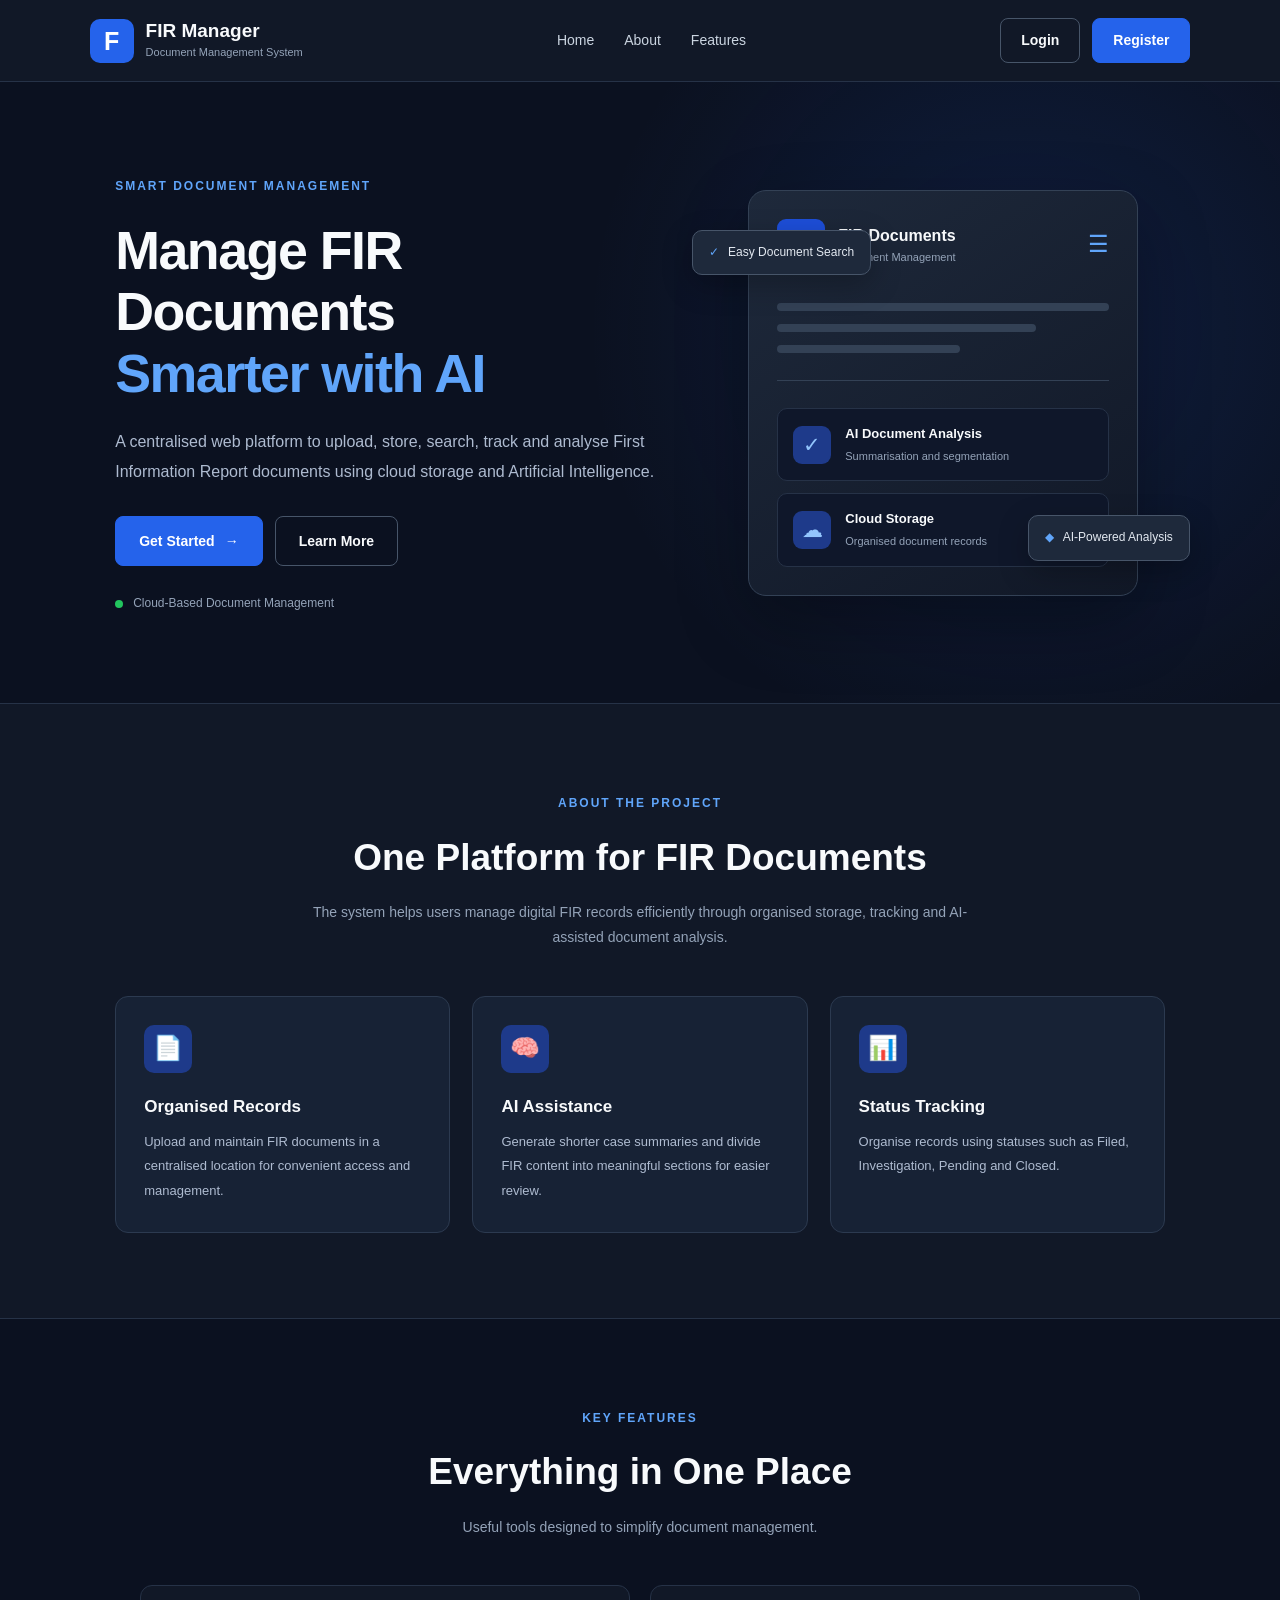
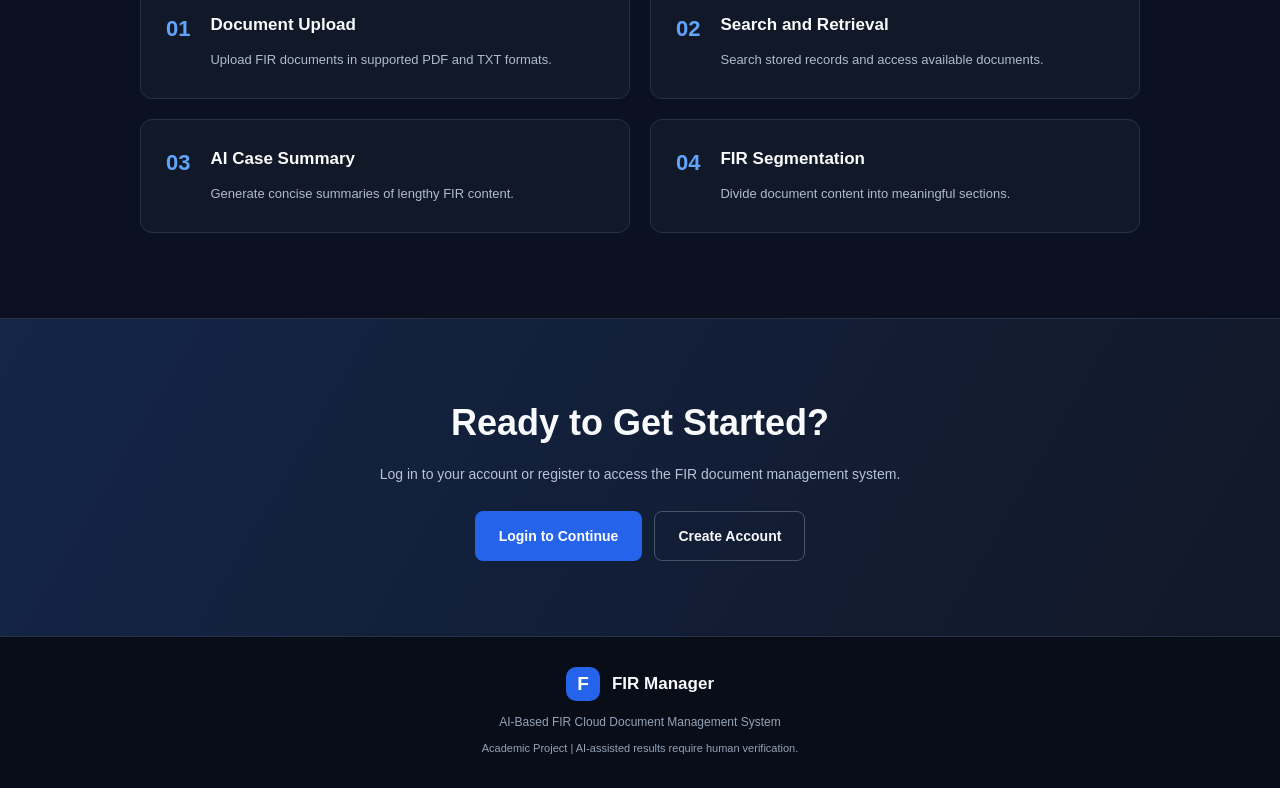
<file: intro.html>
<!DOCTYPE html>
<html lang="en">
<head>
    <meta charset="UTF-8">
    <meta name="viewport" content="width=device-width, initial-scale=1.0">
    <title>FIR Manager | Introduction</title>
    <link rel="stylesheet" href="intro.css">
</head>
<body>

    <header class="header">
        <div class="logo-area">
            <div class="logo-icon">F</div>
            <div class="logo-text">
                <h2>FIR Manager</h2>
                <p>Document Management System</p>
            </div>
        </div>

        <nav class="navbar">
            <a href="#home">Home</a>
            <a href="#about">About</a>
            <a href="#features">Features</a>
        </nav>

        <div class="header-buttons">
            <a href="login.html" class="login-btn">Login</a>
            <a href="register.html" class="register-btn">Register</a>
        </div>
    </header>

    <main>
        <section class="hero" id="home">
            <div class="hero-content">
                <span class="tagline">SMART DOCUMENT MANAGEMENT</span>

                <h1>
                    Manage FIR Documents
                    <span>Smarter with AI</span>
                </h1>

                <p class="hero-description">
                    A centralised web platform to upload, store, search,
                    track and analyse First Information Report documents
                    using cloud storage and Artificial Intelligence.
                </p>

                <div class="hero-buttons">
                    <a href="login.html" class="primary-btn">
                        Get Started
                        <span>&rarr;</span>
                    </a>

                    <a href="#about" class="secondary-btn">
                        Learn More
                    </a>
                </div>

                <div class="hero-note">
                    <span class="status-dot"></span>
                    Cloud-Based Document Management
                </div>
            </div>

            <div class="hero-visual">
                <div class="document-card">
                    <div class="document-top">
                        <div class="document-icon">FIR</div>
                        <div>
                            <h3>FIR Documents</h3>
                            <p>Document Management</p>
                        </div>
                        <span class="file-symbol">&#9776;</span>
                    </div>

                    <div class="document-line long"></div>
                    <div class="document-line medium"></div>
                    <div class="document-line short"></div>

                    <div class="document-divider"></div>

                    <div class="analysis-box">
                        <div class="analysis-icon">&#10003;</div>
                        <div>
                            <h4>AI Document Analysis</h4>
                            <p>Summarisation and segmentation</p>
                        </div>
                    </div>

                    <div class="storage-box">
                        <span class="storage-icon">&#9729;</span>
                        <div>
                            <h4>Cloud Storage</h4>
                            <p>Organised document records</p>
                        </div>
                    </div>
                </div>

                <div class="floating-badge badge-one">
                    <span>&#10003;</span> Easy Document Search
                </div>

                <div class="floating-badge badge-two">
                    <span>&#9670;</span> AI-Powered Analysis
                </div>
            </div>
        </section>

        <section class="about-section" id="about">
            <div class="section-heading">
                <span class="section-label">ABOUT THE PROJECT</span>
                <h2>One Platform for FIR Documents</h2>
                <p>
                    The system helps users manage digital FIR records
                    efficiently through organised storage, tracking
                    and AI-assisted document analysis.
                </p>
            </div>

            <div class="about-content">
                <div class="about-card">
                    <div class="about-icon">&#128196;</div>
                    <h3>Organised Records</h3>
                    <p>
                        Upload and maintain FIR documents in a centralised
                        location for convenient access and management.
                    </p>
                </div>

                <div class="about-card">
                    <div class="about-icon">&#129504;</div>
                    <h3>AI Assistance</h3>
                    <p>
                        Generate shorter case summaries and divide FIR
                        content into meaningful sections for easier review.
                    </p>
                </div>

                <div class="about-card">
                    <div class="about-icon">&#128202;</div>
                    <h3>Status Tracking</h3>
                    <p>
                        Organise records using statuses such as Filed,
                        Investigation, Pending and Closed.
                    </p>
                </div>
            </div>
        </section>

        <section class="features-section" id="features">
            <div class="section-heading">
                <span class="section-label">KEY FEATURES</span>
                <h2>Everything in One Place</h2>
                <p>
                    Useful tools designed to simplify document management.
                </p>
            </div>

            <div class="features-grid">
                <div class="feature-item">
                    <span class="feature-number">01</span>
                    <div>
                        <h3>Document Upload</h3>
                        <p>
                            Upload FIR documents in supported PDF and TXT formats.
                        </p>
                    </div>
                </div>

                <div class="feature-item">
                    <span class="feature-number">02</span>
                    <div>
                        <h3>Search and Retrieval</h3>
                        <p>
                            Search stored records and access available documents.
                        </p>
                    </div>
                </div>

                <div class="feature-item">
                    <span class="feature-number">03</span>
                    <div>
                        <h3>AI Case Summary</h3>
                        <p>
                            Generate concise summaries of lengthy FIR content.
                        </p>
                    </div>
                </div>

                <div class="feature-item">
                    <span class="feature-number">04</span>
                    <div>
                        <h3>FIR Segmentation</h3>
                        <p>
                            Divide document content into meaningful sections.
                        </p>
                    </div>
                </div>
            </div>
        </section>

        <section class="cta-section">
            <h2>Ready to Get Started?</h2>
            <p>
                Log in to your account or register to access the FIR
                document management system.
            </p>

            <div class="cta-buttons">
                <a href="login.html" class="primary-btn">Login to Continue</a>
                <a href="register.html" class="secondary-btn">Create Account</a>
            </div>
        </section>
    </main>

    <footer class="footer">
        <div class="footer-logo">
            <div class="logo-icon">F</div>
            <span>FIR Manager</span>
        </div>

        <p>
            AI-Based FIR Cloud Document Management System
        </p>

        <p class="copyright">
            Academic Project | AI-assisted results require human verification.
        </p>
    </footer>

</body>
</html>
</file>
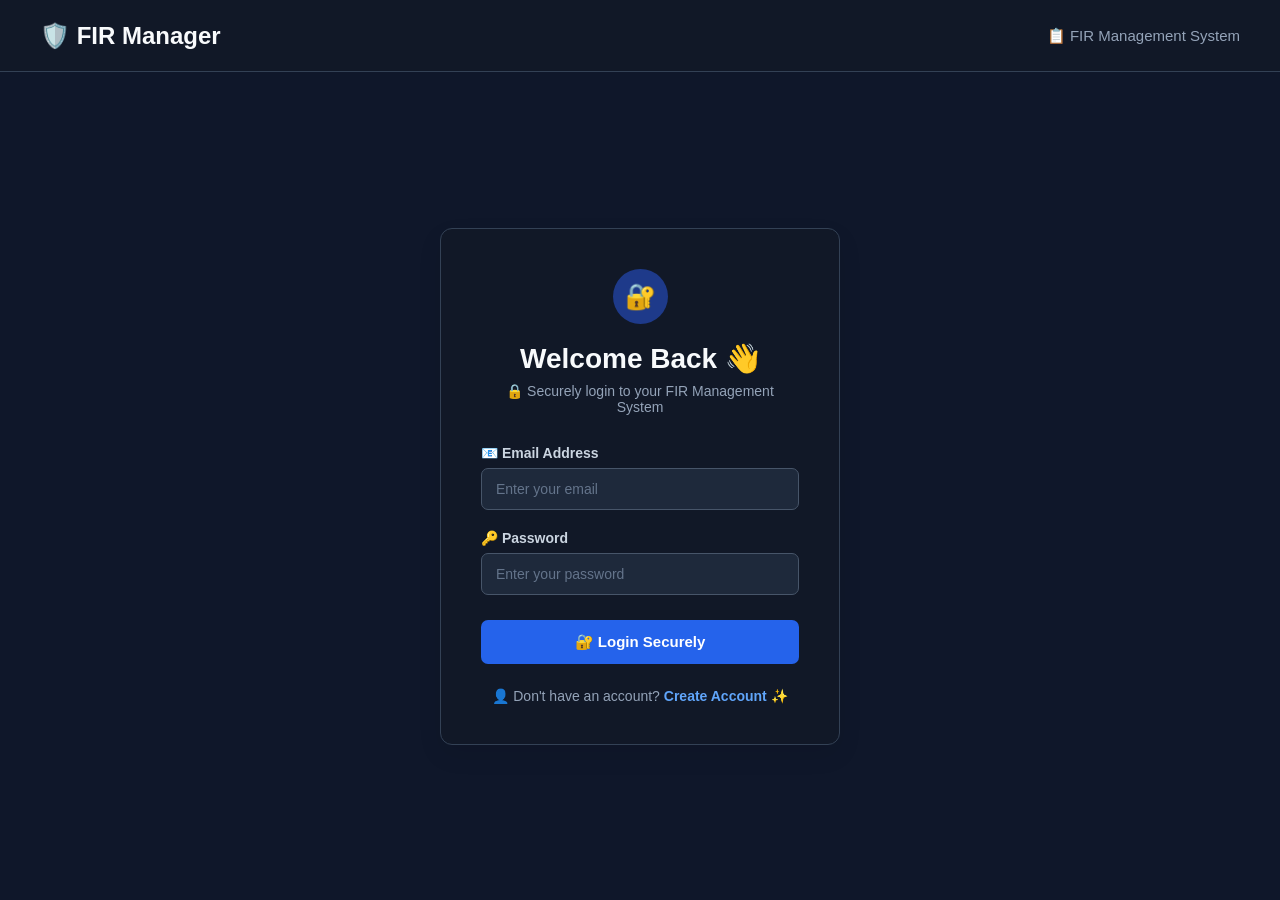
<file: login.html>
<!DOCTYPE html>
<html lang="en">

<head>
    <meta charset="UTF-8">
    <meta name="viewport" content="width=device-width, initial-scale=1.0">

    <title>🔐 FIR Manager - Login</title>

    <link rel="stylesheet" href="login.css">
</head>

<body>

    <!-- Header -->
    <header class="login-header">

        <div class="logo">
            🛡️ FIR Manager
        </div>

        <div class="header-text">
            📋 FIR Management System
        </div>

    </header>

    <!-- Main -->
    <main class="login-container">

        <div class="login-box">

            <div class="login-icon">
                🔐
            </div>

            <h1>Welcome Back 👋</h1>

            <p class="login-subtitle">
                🔒 Securely login to your FIR Management System
            </p>

            <form id="loginForm">

                <div class="input-group">

                    <label for="email">
                        📧 Email Address
                    </label>

                    <input
                        type="email"
                        id="email"
                        placeholder="Enter your email"
                        required
                    >

                </div>

                <div class="input-group">

                    <label for="password">
                        🔑 Password
                    </label>

                    <input
                        type="password"
                        id="password"
                        placeholder="Enter your password"
                        required
                    >

                </div>

                <button type="submit" class="login-btn">
                    🔐 Login Securely
                </button>

            </form>

            <p class="register-text">
                👤 Don't have an account?
                <a href="register.html">
                    Create Account ✨
                </a>
            </p>

        </div>

    </main>

    <script type="module">

        import { supabase } from "./supabase.js";

        const loginForm =
            document.getElementById("loginForm");

        loginForm.addEventListener(
            "submit",
            async function (event) {

                event.preventDefault();

                const email =
                    document
                        .getElementById("email")
                        .value
                        .trim();

                const password =
                    document
                        .getElementById("password")
                        .value;

                try {

                    const { data, error } =
                        await supabase.auth.signInWithPassword({
                            email: email,
                            password: password
                        });

                    if (error) {

                        alert(
                            "❌ Login failed: " +
                            error.message
                        );

                        return;
                    }

                    alert(
                        "✅ Login successful!\n\n" +
                        "Welcome to FIR Manager."
                    );

                    window.location.href =
                        "index.html";

                } catch (error) {

                    console.error(error);

                    alert(
                        "⚠️ Something went wrong:\n\n" +
                        error.message
                    );

                }

            }
        );

    </script>

</body>

</html>
</file>
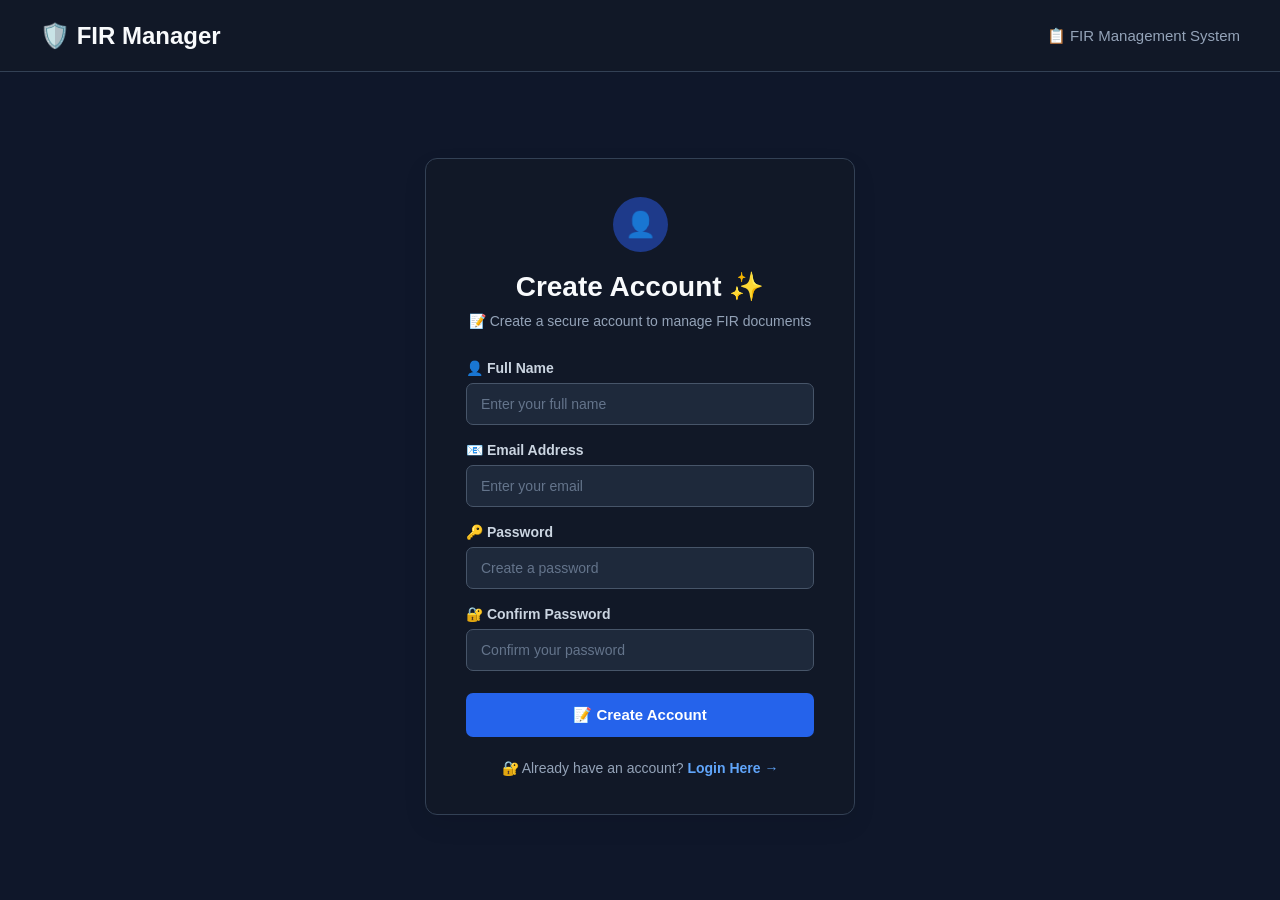
<file: register.html>
<!DOCTYPE html>
<html lang="en">

<head>
    <meta charset="UTF-8">
    <meta name="viewport" content="width=device-width, initial-scale=1.0">

    <title>📝 FIR Manager - Register</title>

    <link rel="stylesheet" href="register.css">
</head>

<body>

    <!-- Header -->
    <header class="register-header">

        <div class="logo">
            🛡️ FIR Manager
        </div>

        <div class="header-text">
            📋 FIR Management System
        </div>

    </header>

    <!-- Main -->
    <main class="register-container">

        <div class="register-box">

            <div class="register-icon">
                👤
            </div>

            <h1>Create Account ✨</h1>

            <p class="register-subtitle">
                📝 Create a secure account to manage FIR documents
            </p>

            <form id="registerForm">

                <div class="input-group">

                    <label for="name">
                        👤 Full Name
                    </label>

                    <input
                        type="text"
                        id="name"
                        placeholder="Enter your full name"
                        required
                    >

                </div>

                <div class="input-group">

                    <label for="email">
                        📧 Email Address
                    </label>

                    <input
                        type="email"
                        id="email"
                        placeholder="Enter your email"
                        required
                    >

                </div>

                <div class="input-group">

                    <label for="password">
                        🔑 Password
                    </label>

                    <input
                        type="password"
                        id="password"
                        placeholder="Create a password"
                        minlength="6"
                        required
                    >

                </div>

                <div class="input-group">

                    <label for="confirmPassword">
                        🔐 Confirm Password
                    </label>

                    <input
                        type="password"
                        id="confirmPassword"
                        placeholder="Confirm your password"
                        minlength="6"
                        required
                    >

                </div>

                <button
                    type="submit"
                    class="register-btn"
                >
                    📝 Create Account
                </button>

            </form>

            <p class="login-text">

                🔐 Already have an account?

                <a href="login.html">
                    Login Here →
                </a>

            </p>

        </div>

    </main>

    <script type="module">

        import { supabase } from "./supabase.js";

        const registerForm =
            document.getElementById("registerForm");

        registerForm.addEventListener(
            "submit",
            async function (event) {

                event.preventDefault();

                const name =
                    document
                        .getElementById("name")
                        .value
                        .trim();

                const email =
                    document
                        .getElementById("email")
                        .value
                        .trim();

                const password =
                    document
                        .getElementById("password")
                        .value;

                const confirmPassword =
                    document
                        .getElementById("confirmPassword")
                        .value;

                if (password !== confirmPassword) {

                    alert(
                        "❌ Passwords do not match."
                    );

                    return;
                }

                try {

                    const { data, error } =
                        await supabase.auth.signUp({

                            email: email,

                            password: password,

                            options: {
                                data: {
                                    full_name: name
                                }
                            }

                        });

                    if (error) {

                        alert(
                            "❌ Registration failed:\n\n" +
                            error.message
                        );

                        return;
                    }

                    alert(
                        "✅ Registration successful!\n\n" +
                        "You can now login to FIR Manager."
                    );

                    window.location.href =
                        "login.html";

                } catch (error) {

                    console.error(error);

                    alert(
                        "⚠️ Something went wrong:\n\n" +
                        error.message
                    );

                }

            }
        );

    </script>

</body>

</html>
</file>
<file: intro.css>
* {
    margin: 0;
    padding: 0;
    box-sizing: border-box;
}

html {
    scroll-behavior: smooth;
    scroll-padding-top: 90px;
}

body {
    font-family: Arial, Helvetica, sans-serif;
    background: #0b1120;
    color: #f8fafc;
    line-height: 1.6;
}

a {
    text-decoration: none;
    color: inherit;
}

.header {
    min-height: 82px;
    padding: 16px 7%;
    display: flex;
    align-items: center;
    justify-content: space-between;
    gap: 25px;
    background: #111827;
    border-bottom: 1px solid #263247;
    position: sticky;
    top: 0;
    z-index: 100;
}

.logo-area,
.footer-logo {
    display: flex;
    align-items: center;
    gap: 12px;
}

.logo-icon {
    width: 44px;
    height: 44px;
    display: flex;
    align-items: center;
    justify-content: center;
    background: #2563eb;
    color: #ffffff;
    font-size: 25px;
    font-weight: bold;
    border-radius: 10px;
    flex-shrink: 0;
}

.logo-text h2 {
    font-size: 19px;
    line-height: 1.3;
}

.logo-text p {
    color: #94a3b8;
    font-size: 11px;
}

.navbar {
    display: flex;
    align-items: center;
    gap: 30px;
}

.navbar a {
    color: #cbd5e1;
    font-size: 14px;
    transition: color 0.2s;
}

.navbar a:hover {
    color: #60a5fa;
}

.header-buttons,
.hero-buttons,
.cta-buttons {
    display: flex;
    align-items: center;
    gap: 12px;
}

.login-btn,
.register-btn,
.primary-btn,
.secondary-btn {
    min-height: 42px;
    padding: 10px 20px;
    display: inline-flex;
    align-items: center;
    justify-content: center;
    gap: 10px;
    border-radius: 8px;
    font-size: 14px;
    font-weight: 600;
    transition: 0.2s ease;
}

.login-btn,
.secondary-btn {
    border: 1px solid #475569;
    color: #f8fafc;
    background: transparent;
}

.login-btn:hover,
.secondary-btn:hover {
    background: #1e293b;
    border-color: #60a5fa;
}

.register-btn,
.primary-btn {
    background: #2563eb;
    color: #ffffff;
    border: 1px solid #2563eb;
}

.register-btn:hover,
.primary-btn:hover {
    background: #1d4ed8;
    transform: translateY(-2px);
}

.hero {
    min-height: 590px;
    padding: 90px 9%;
    display: grid;
    grid-template-columns: 1.1fr 0.9fr;
    align-items: center;
    gap: 65px;
    background:
        radial-gradient(
            circle at 80% 40%,
            rgba(37, 99, 235, 0.15),
            transparent 40%
        ),
        #0b1120;
}

.hero-content {
    max-width: 650px;
}

.tagline,
.section-label {
    color: #60a5fa;
    font-size: 12px;
    font-weight: bold;
    letter-spacing: 2px;
}

.hero h1 {
    margin: 22px 0;
    font-size: clamp(36px, 4.2vw, 57px);
    line-height: 1.15;
    letter-spacing: -1.5px;
}

.hero h1 span {
    display: block;
    color: #60a5fa;
}

.hero-description {
    max-width: 570px;
    color: #aebbd0;
    font-size: 16px;
    line-height: 1.9;
    margin-bottom: 28px;
}

.hero-buttons {
    flex-wrap: wrap;
}

.primary-btn,
.secondary-btn {
    min-height: 48px;
    padding: 13px 23px;
}

.hero-note {
    margin-top: 28px;
    display: flex;
    align-items: center;
    gap: 10px;
    color: #94a3b8;
    font-size: 12px;
}

.status-dot {
    width: 8px;
    height: 8px;
    border-radius: 50%;
    background: #22c55e;
}

.hero-visual {
    position: relative;
    display: flex;
    align-items: center;
    justify-content: center;
    min-height: 390px;
}

.document-card {
    width: 100%;
    max-width: 390px;
    padding: 28px;
    border: 1px solid #334155;
    border-radius: 18px;
    background: linear-gradient(145deg, #1e293b, #111827);
    box-shadow: 0 25px 70px rgba(0, 0, 0, 0.3);
}

.document-top {
    display: flex;
    align-items: center;
    gap: 13px;
    margin-bottom: 32px;
}

.document-icon {
    width: 48px;
    height: 52px;
    display: flex;
    align-items: center;
    justify-content: center;
    border-radius: 9px;
    background: #1d4ed8;
    font-size: 14px;
    font-weight: bold;
}

.document-top h3 {
    font-size: 16px;
}

.document-top p,
.analysis-box p,
.storage-box p {
    color: #94a3b8;
    font-size: 11px;
}

.file-symbol {
    margin-left: auto;
    color: #60a5fa;
    font-size: 23px;
}

.document-line {
    height: 8px;
    margin-bottom: 13px;
    border-radius: 10px;
    background: #334155;
}

.document-line.long {
    width: 100%;
}

.document-line.medium {
    width: 78%;
}

.document-line.short {
    width: 55%;
}

.document-divider {
    height: 1px;
    background: #334155;
    margin: 27px 0;
}

.analysis-box,
.storage-box {
    display: flex;
    align-items: center;
    gap: 14px;
    padding: 15px;
    margin-top: 12px;
    border-radius: 10px;
    background: #0f172a;
    border: 1px solid #263247;
}

.analysis-icon,
.storage-icon {
    width: 38px;
    height: 38px;
    flex-shrink: 0;
    display: flex;
    align-items: center;
    justify-content: center;
    border-radius: 9px;
    background: #1e3a8a;
    color: #93c5fd;
    font-size: 21px;
}

.analysis-box h4,
.storage-box h4 {
    font-size: 13px;
    margin-bottom: 3px;
}

.floating-badge {
    position: absolute;
    padding: 12px 16px;
    background: #1e293b;
    border: 1px solid #475569;
    border-radius: 10px;
    box-shadow: 0 10px 30px rgba(0, 0, 0, 0.25);
    color: #e2e8f0;
    font-size: 12px;
    white-space: nowrap;
}

.floating-badge span {
    color: #60a5fa;
    margin-right: 6px;
}

.badge-one {
    top: 40px;
    left: -30px;
}

.badge-two {
    bottom: 35px;
    right: -25px;
}

.about-section,
.features-section {
    padding: 85px 9%;
}

.about-section {
    background: #111827;
    border-top: 1px solid #263247;
    border-bottom: 1px solid #263247;
}

.section-heading {
    max-width: 700px;
    margin: 0 auto 45px;
    text-align: center;
}

.section-heading h2 {
    margin: 13px 0;
    font-size: clamp(27px, 3vw, 37px);
}

.section-heading > p {
    color: #94a3b8;
    font-size: 14px;
    line-height: 1.8;
}

.about-content {
    display: grid;
    grid-template-columns: repeat(3, minmax(0, 1fr));
    gap: 22px;
}

.about-card {
    padding: 28px;
    background: #172235;
    border: 1px solid #2c3a50;
    border-radius: 13px;
    transition: transform 0.2s, border-color 0.2s;
}

.about-card:hover {
    transform: translateY(-5px);
    border-color: #3b82f6;
}

.about-icon {
    width: 48px;
    height: 48px;
    display: flex;
    align-items: center;
    justify-content: center;
    background: #1e3a8a;
    border-radius: 10px;
    font-size: 24px;
    margin-bottom: 20px;
}

.about-card h3,
.feature-item h3 {
    margin-bottom: 10px;
    font-size: 17px;
}

.about-card p,
.feature-item p {
    color: #aebbd0;
    font-size: 13px;
    line-height: 1.9;
}

.features-section {
    background: #0b1120;
}

.features-grid {
    max-width: 1000px;
    margin: auto;
    display: grid;
    grid-template-columns: repeat(2, minmax(0, 1fr));
    gap: 20px;
}

.feature-item {
    display: flex;
    align-items: flex-start;
    gap: 20px;
    padding: 25px;
    border: 1px solid #263247;
    border-radius: 12px;
    background: #111827;
}

.feature-number {
    color: #60a5fa;
    font-size: 22px;
    font-weight: bold;
}

.cta-section {
    padding: 75px 9%;
    text-align: center;
    background: linear-gradient(120deg, #142548, #111827);
    border-top: 1px solid #263247;
}

.cta-section h2 {
    font-size: clamp(27px, 3vw, 36px);
    margin-bottom: 12px;
}

.cta-section > p {
    max-width: 600px;
    margin: 0 auto 25px;
    color: #b6c3d6;
    font-size: 14px;
}

.cta-buttons {
    justify-content: center;
    flex-wrap: wrap;
}

.footer {
    padding: 30px 9%;
    text-align: center;
    background: #080d18;
    border-top: 1px solid #263247;
}

.footer-logo {
    justify-content: center;
    margin-bottom: 12px;
    font-size: 17px;
    font-weight: bold;
}

.footer-logo .logo-icon {
    width: 34px;
    height: 34px;
    font-size: 19px;
}

.footer > p {
    color: #94a3b8;
    font-size: 12px;
}

.footer .copyright {
    margin-top: 8px;
    font-size: 11px;
}

@media (max-width: 1000px) {
    .header {
        padding: 15px 4%;
    }

    .hero {
        padding: 70px 6%;
        gap: 35px;
    }

    .about-section,
    .features-section {
        padding: 70px 6%;
    }

    .badge-one {
        left: -10px;
    }

    .badge-two {
        right: -10px;
    }
}

@media (max-width: 760px) {
    .header {
        flex-wrap: wrap;
        gap: 15px;
    }

    .navbar {
        order: 3;
        width: 100%;
        justify-content: center;
        gap: 25px;
        padding-top: 10px;
        border-top: 1px solid #263247;
    }

    .header-buttons {
        gap: 8px;
    }

    .login-btn,
    .register-btn {
        padding: 9px 13px;
    }

    .hero {
        grid-template-columns: 1fr;
        padding: 65px 7%;
        gap: 35px;
    }

    .hero-content {
        text-align: center;
    }

    .hero-description {
        margin-left: auto;
        margin-right: auto;
    }

    .hero-buttons,
    .hero-note {
        justify-content: center;
    }

    .hero-visual {
        min-height: 360px;
        padding: 15px;
    }

    .document-card {
        max-width: 370px;
    }

    .about-content {
        grid-template-columns: 1fr;
    }

    .features-grid {
        grid-template-columns: 1fr;
    }

    .badge-one {
        left: 0;
        top: 5px;
    }

    .badge-two {
        right: 0;
        bottom: 5px;
    }
}

@media (max-width: 420px) {
    .logo-text h2 {
        font-size: 16px;
    }

    .logo-text p {
        font-size: 10px;
    }

    .logo-icon {
        width: 38px;
        height: 38px;
    }

    .header {
        padding: 13px 4%;
    }

    .header-buttons {
        gap: 6px;
    }

    .login-btn,
    .register-btn {
        padding: 8px 10px;
        font-size: 12px;
    }

    .navbar {
        gap: 20px;
    }

    .navbar a {
        font-size: 13px;
    }

    .hero h1 {
        font-size: 35px;
    }

    .document-card {
        padding: 20px;
    }

    .floating-badge {
        padding: 9px 10px;
        font-size: 10px;
    }
}
</file>
<file: login.css>
* { 
    margin: 0; 
    padding: 0; 
    box-sizing: border-box; 
} 
 
body { 
    font-family: Arial, Helvetica, sans-serif; 
    background: #f3f4f6; 
    color: #111827; 
    min-height: 100vh; 
} 
 
/* Header */ 
 
.login-header { 
    height: 72px; 
    background: #111827; 
    color: white; 
 
    display: flex; 
    align-items: center; 
    justify-content: space-between; 
 
    padding: 0 40px; 
} 
 
.logo { 
    font-size: 24px; 
    font-weight: bold; 
    color: #ffffff; 
} 
 
.header-text { 
    font-size: 15px; 
    color: #d1d5db; 
} 
 
/* Main */ 
 
.login-container { 
    min-height: calc(100vh - 72px); 
 
    display: flex; 
    align-items: center; 
    justify-content: center; 
 
    padding: 30px 20px; 
} 
 
/* Login Box */ 
 
.login-box { 
    width: 400px; 
    max-width: 100%; 
 
    background: #ffffff; 
 
    padding: 40px; 
 
    border-radius: 12px; 
 
    box-shadow: 
        0 10px 25px rgba(0, 0, 0, 0.08); 
 
    text-align: center; 
} 
 
.login-icon { 
    width: 55px; 
    height: 55px; 
 
    margin: 0 auto 18px; 
 
    background: #eff6ff; 
 
    border-radius: 50%; 
 
    display: flex; 
    align-items: center; 
    justify-content: center; 
 
    font-size: 25px; 
} 
 
.login-box h1 { 
    font-size: 28px; 
    margin-bottom: 8px; 
} 
 
.login-subtitle { 
    color: #6b7280; 
    font-size: 14px; 
 
    margin-bottom: 30px; 
} 
 
/* Inputs */ 
 
.input-group { 
    text-align: left; 
    margin-bottom: 20px; 
} 
 
.input-group label { 
    display: block; 
 
    font-size: 14px; 
    font-weight: 600; 
 
    margin-bottom: 7px; 
 
    color: #374151; 
} 
 
.input-group input { 
    width: 100%; 
 
    padding: 12px 14px; 
 
    border: 1px solid #d1d5db; 
 
    border-radius: 7px; 
 
    font-size: 14px; 
 
    outline: none; 
 
    transition: 0.2s; 
} 
 
.input-group input:focus { 
    border-color: #2563eb; 
 
    box-shadow: 
        0 0 0 3px rgba(37, 99, 235, 0.12); 
} 
 
/* Login Button */ 
 
.login-btn { 
    width: 100%; 
 
    padding: 13px; 
 
    background: #2563eb; 
 
    color: white; 
 
    border: none; 
 
    border-radius: 7px; 
 
    font-size: 15px; 
    font-weight: 600; 
 
    cursor: pointer; 
 
    transition: 0.2s; 
 
    margin-top: 5px; 
} 
 
.login-btn:hover { 
    background: #1d4ed8; 
} 
 
/* Register Link */ 
 
.register-text { 
    margin-top: 24px; 
 
    font-size: 14px; 
 
    color: #6b7280; 
} 
 
.register-text a { 
    color: #2563eb; 
 
    text-decoration: none; 
 
    font-weight: 600; 
} 
 
.register-text a:hover { 
    text-decoration: underline; 
} 
 
/* Mobile */ 
 
@media (max-width: 600px) { 
 
    .login-header { 
        padding: 0 20px; 
    } 
 
    .header-text { 
        display: none; 
    } 
 
    .login-box { 
        padding: 30px 25px; 
    } 
 
} 
/* LOGIN THEME */

.login-header {
    background: #111827;
    color: #f8fafc;
    border-bottom: 1px solid #334155;
}

.logo {
    color: #f8fafc;
}

.header-text {
    color: #94a3b8;
}

.login-container {
    background: #0f172a;
}

.login-box {
    background: #111827;
    color: #e5e7eb;
    border: 1px solid #334155;
}

.login-icon {
    background: #1e3a8a;
    border-color: #2563eb;
    color: #60a5fa;
}

.login-box h1 {
    color: #f8fafc;
}

.login-subtitle {
    color: #94a3b8;
}

.input-group label {
    color: #cbd5e1;
}

.input-group input {
    background: #1e293b;
    color: #f8fafc;
    border-color: #475569;
}

.input-group input::placeholder {
    color: #64748b;
}

.input-group input:focus {
    border-color: #2563eb;
}

.login-btn {
    background: #2563eb;
    color: #fff;
}

.login-btn:hover {
    background: #1d4ed8;
}

.register-text {
    color: #94a3b8;
}

.register-text a {
    color: #60a5fa;
}

.error-message,
.message {
    color: #fca5a5;
}
</file>
<file: register.css>
* {
    margin: 0;
    padding: 0;
    box-sizing: border-box;
}

body {
    font-family: Arial, Helvetica, sans-serif;
    background: #f3f4f6;
    color: #111827;
    min-height: 100vh;
}

/* Header */

.register-header {
    height: 72px;

    background: #111827;

    color: white;

    display: flex;
    align-items: center;
    justify-content: space-between;

    padding: 0 40px;
}

.logo {
    font-size: 24px;

    font-weight: bold;

    color: #ffffff;
}

.header-text {
    font-size: 15px;

    color: #d1d5db;
}

/* Main */

.register-container {
    min-height: calc(100vh - 72px);

    display: flex;

    align-items: center;

    justify-content: center;

    padding: 30px 20px;
}

/* Register Box */

.register-box {
    width: 430px;

    max-width: 100%;

    background: #ffffff;

    padding: 38px 40px;

    border-radius: 12px;

    box-shadow:
        0 10px 25px rgba(0, 0, 0, 0.08);

    text-align: center;
}

.register-icon {
    width: 55px;
    height: 55px;

    margin: 0 auto 18px;

    background: #eff6ff;

    border-radius: 50%;

    display: flex;

    align-items: center;

    justify-content: center;

    font-size: 25px;
}

.register-box h1 {
    font-size: 28px;

    margin-bottom: 8px;
}

.register-subtitle {
    color: #6b7280;

    font-size: 14px;

    margin-bottom: 28px;

    line-height: 1.5;
}

/* Inputs */

.input-group {
    text-align: left;

    margin-bottom: 17px;
}

.input-group label {
    display: block;

    font-size: 14px;

    font-weight: 600;

    margin-bottom: 7px;

    color: #374151;
}

.input-group input {
    width: 100%;

    padding: 12px 14px;

    border: 1px solid #d1d5db;

    border-radius: 7px;

    font-size: 14px;

    outline: none;

    transition: 0.2s;
}

.input-group input:focus {
    border-color: #2563eb;

    box-shadow:
        0 0 0 3px rgba(37, 99, 235, 0.12);
}

/* Register Button */

.register-btn {
    width: 100%;

    padding: 13px;

    margin-top: 5px;

    background: #2563eb;

    color: white;

    border: none;

    border-radius: 7px;

    font-size: 15px;

    font-weight: 600;

    cursor: pointer;

    transition: 0.2s;
}

.register-btn:hover {
    background: #1d4ed8;
}

/* Login Link */

.login-text {
    margin-top: 23px;

    font-size: 14px;

    color: #6b7280;
}

.login-text a {
    color: #2563eb;

    text-decoration: none;

    font-weight: 600;
}

.login-text a:hover {
    text-decoration: underline;
}

/* Mobile */

@media (max-width: 600px) {

    .register-header {
        padding: 0 20px;
    }

    .header-text {
        display: none;
    }

    .register-box {
        padding: 30px 25px;
    }

}
/* REGISTER THEME */

.register-header {
    background: #111827;
    color: #f8fafc;
    border-bottom: 1px solid #334155;
}

.logo {
    color: #f8fafc;
}

.header-text {
    color: #94a3b8;
}

.register-container {
    background: #0f172a;
}

.register-box {
    background: #111827;
    color: #e5e7eb;
    border: 1px solid #334155;
}

.register-icon {
    background: #1e3a8a;
    border-color: #2563eb;
    color: #60a5fa;
}

.register-box h1 {
    color: #f8fafc;
}

.register-subtitle {
    color: #94a3b8;
}

.input-group label {
    color: #cbd5e1;
}

.input-group input {
    background: #1e293b;
    color: #f8fafc;
    border-color: #475569;
}

.input-group input::placeholder {
    color: #64748b;
}

.input-group input:focus {
    border-color: #2563eb;
}

.register-btn {
    background: #2563eb;
    color: #fff;
}

.register-btn:hover {
    background: #1d4ed8;
}

.login-text {
    color: #94a3b8;
}

.login-text a {
    color: #60a5fa;
}

.error-message,
.message {
    color: #fca5a5;
}
</file>
